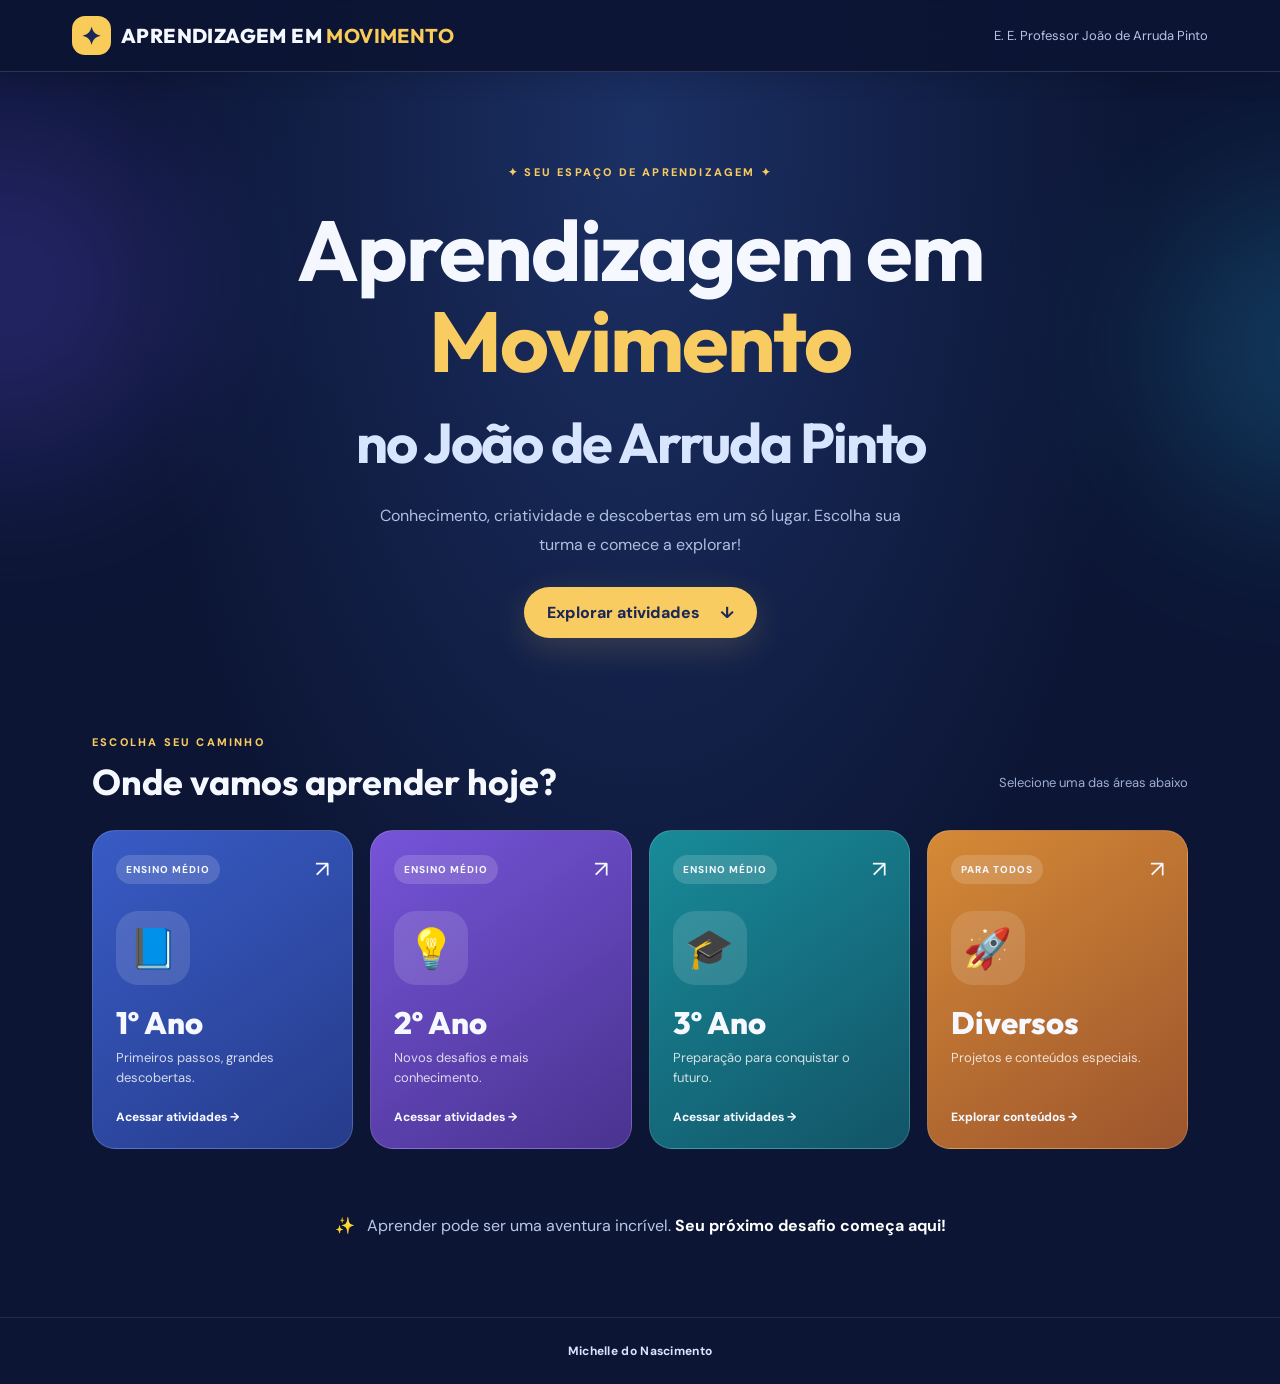
<file: index.html>
<!DOCTYPE html>
<html lang="pt-BR">
<head>
  <meta charset="UTF-8">
  <meta name="viewport" content="width=device-width, initial-scale=1">
  <meta name="theme-color" content="#152657">
  <title>Aprender Já | João de Arruda Pinto</title>
  <link rel="stylesheet" href="style.css">
  <script src="script.js" defer></script>
  <link rel="icon" type="image/x-icon" href="favicon.png">
</head>
<body>
  <div class="glow glow-one" aria-hidden="true"></div><div class="glow glow-two" aria-hidden="true"></div>
  <header class="topbar"><a class="brand" href="index.html" aria-label="Voltar ao início"><span class="brand-icon">✦</span><span>APRENDIZAGEM EM <strong>MOVIMENTO</strong></span></a><span class="school-label">E. E. Professor João de Arruda Pinto</span></header>
  <main class="container">
    <section class="hero"><span class="eyebrow">✦ SEU ESPAÇO DE APRENDIZAGEM ✦</span><h1>Aprendizagem em <em>Movimento</em><br><span>no João de Arruda Pinto</span></h1><p>Conhecimento, criatividade e descobertas em um só lugar. Escolha sua turma e comece a explorar!</p><a class="hero-cta" href="#turmas">Explorar atividades <span aria-hidden="true">↓</span></a></section>
    <section class="classes" id="turmas" aria-labelledby="classes-title"><div class="section-head"><div><span class="section-kicker">ESCOLHA SEU CAMINHO</span><h2 id="classes-title">Onde vamos aprender hoje?</h2></div><p>Selecione uma das áreas abaixo</p></div>
      <div class="card-grid">
        <a class="class-card card-one" href="1ano.html"><span class="card-top"><span class="pill">ENSINO MÉDIO</span><span class="arrow" aria-hidden="true">↗</span></span><span class="card-icon" aria-hidden="true">📘</span><span class="card-title">1º Ano</span><span class="card-description">Primeiros passos, grandes descobertas.</span><span class="card-link">Acessar atividades <span aria-hidden="true">→</span></span></a>
        <a class="class-card card-two" href="2ano.html"><span class="card-top"><span class="pill">ENSINO MÉDIO</span><span class="arrow" aria-hidden="true">↗</span></span><span class="card-icon" aria-hidden="true">💡</span><span class="card-title">2º Ano</span><span class="card-description">Novos desafios e mais conhecimento.</span><span class="card-link">Acessar atividades <span aria-hidden="true">→</span></span></a>
        <a class="class-card card-three" href="3ano.html"><span class="card-top"><span class="pill">ENSINO MÉDIO</span><span class="arrow" aria-hidden="true">↗</span></span><span class="card-icon" aria-hidden="true">🎓</span><span class="card-title">3º Ano</span><span class="card-description">Preparação para conquistar o futuro.</span><span class="card-link">Acessar atividades <span aria-hidden="true">→</span></span></a>
        <a class="class-card card-four" href="diversos.html"><span class="card-top"><span class="pill">PARA TODOS</span><span class="arrow" aria-hidden="true">↗</span></span><span class="card-icon" aria-hidden="true">🚀</span><span class="card-title">Diversos</span><span class="card-description">Projetos e conteúdos especiais.</span><span class="card-link">Explorar conteúdos <span aria-hidden="true">→</span></span></a>
      </div>
    </section>
    <section class="closing"><span aria-hidden="true">✨</span><p>Aprender pode ser uma aventura incrível. <strong>Seu próximo desafio começa aqui!</strong></p></section>
  </main>
  <footer class="footer-credit">Michelle do Nascimento</footer>
</body>
</html>
</file>
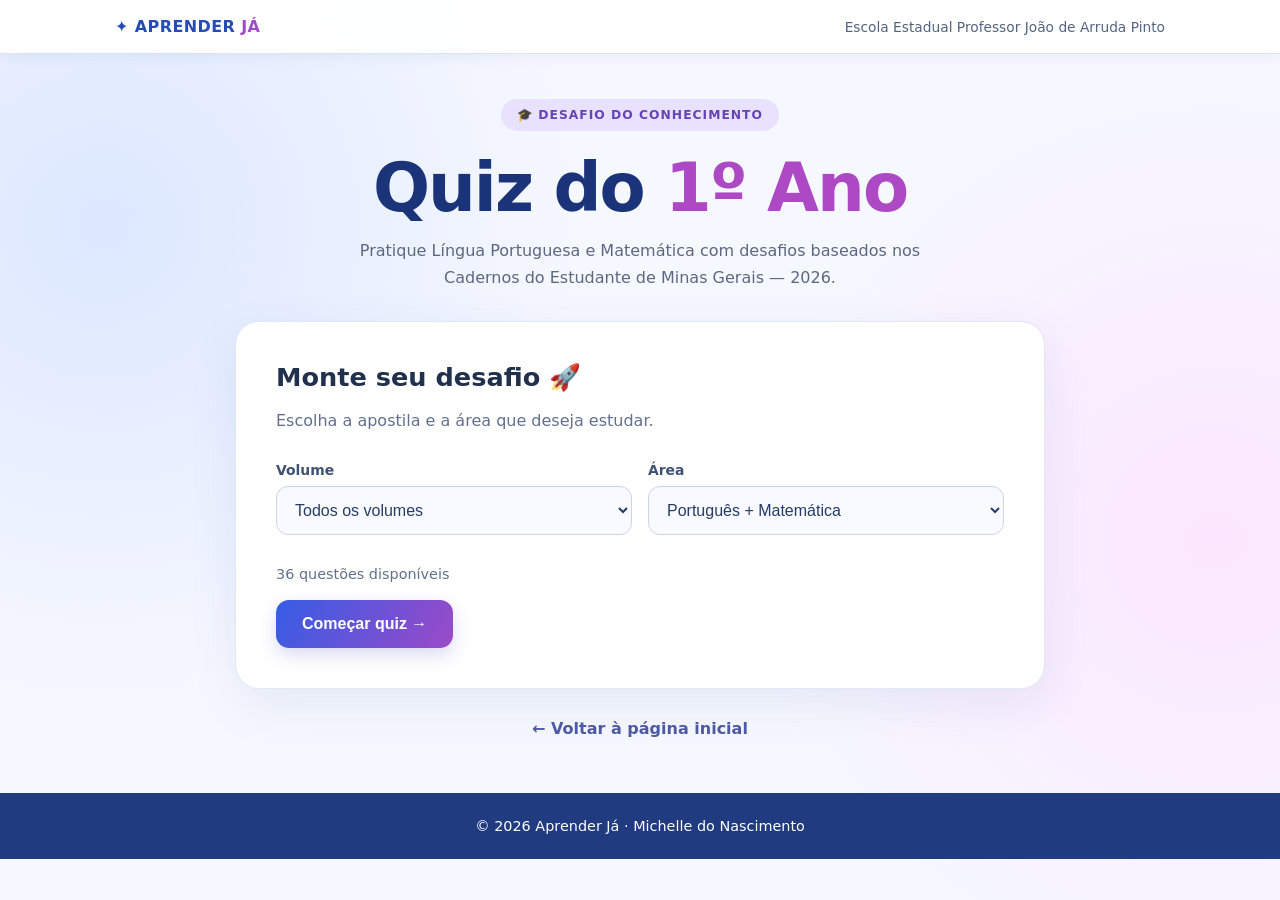
<file: 1ano.html>
<!DOCTYPE html><html lang="pt-BR"><head><meta charset="UTF-8"><meta name="viewport" content="width=device-width,initial-scale=1"><title>Quiz 1º Ano | Aprender Já</title><link rel="stylesheet" href="quiz-1ano.css"><script src="questoes-1ano.js" defer></script><script src="quiz-1ano.js" defer></script> <link rel="icon" type="image/x-icon" href="favicon.png"></head><body><header class="topbar"><a href="index.html" class="brand">✦ APRENDER <strong>JÁ</strong></a><span>Escola Estadual Professor João de Arruda Pinto</span></header><main><section class="intro"><span class="tag">🎓 DESAFIO DO CONHECIMENTO</span><h1>Quiz do <em>1º Ano</em></h1><p>Pratique Língua Portuguesa e Matemática com desafios baseados nos Cadernos do Estudante de Minas Gerais — 2026.</p></section><section id="setup" class="panel"><h2>Monte seu desafio 🚀</h2><p>Escolha a apostila e a área que deseja estudar.</p><div class="selectors"><label>Volume<select id="volume"><option value="todos">Todos os volumes</option><option value="1">Volume 1</option><option value="2">Volume 2</option><option value="3">Volume 3</option></select></label><label>Área<select id="materia"><option value="todos">Português + Matemática</option><option value="Português">Leitura e Protagonismo</option><option value="Matemática">Conexões Matemáticas</option></select></label></div><p class="note" id="quantidade">36 questões disponíveis</p><button id="start" class="primary">Começar quiz →</button></section><section id="game" class="panel hidden" aria-live="polite"><div class="gamehead"><span id="counter"></span><span id="score"></span></div><div class="progress"><div id="bar"></div></div><span class="category" id="category"></span><h2 id="question"></h2><div id="answers" class="answers"></div><p id="feedback" class="feedback" aria-live="polite"></p><button id="next" class="primary hidden">Próxima questão →</button></section><section id="finish" class="panel hidden"><div class="trophy">🏆</div><h2>Desafio concluído!</h2><p id="summary"></p><p id="encourage"></p><button id="again" class="primary">Jogar novamente ↻</button></section><a href="index.html" class="back">← Voltar à página inicial</a></main><footer>© <span id="year">2026</span> Aprender Já · Michelle do Nascimento</footer></body></html>
</file>
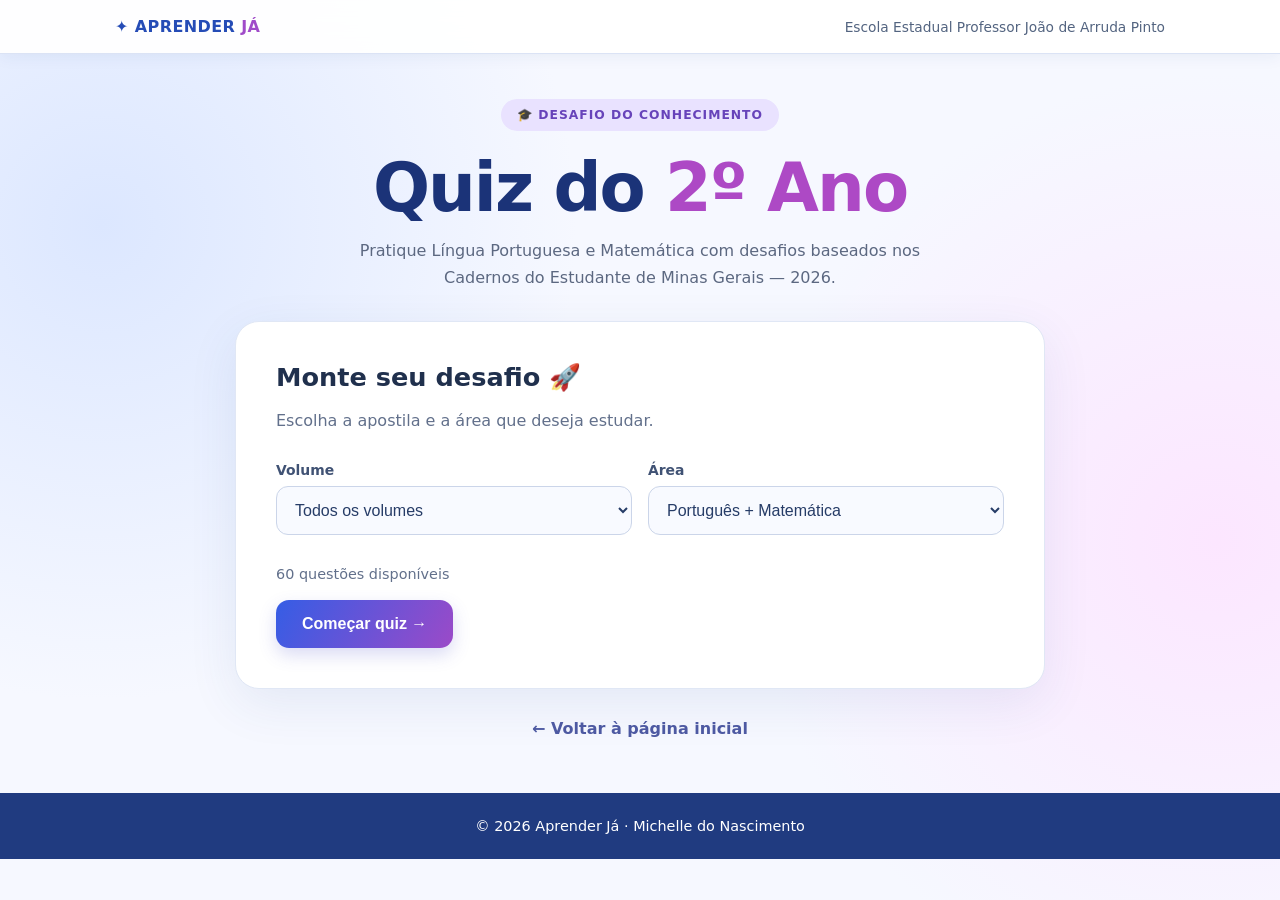
<file: 2ano.html>
<!DOCTYPE html><html lang="pt-BR"><head><meta charset="UTF-8"><meta name="viewport" content="width=device-width,initial-scale=1"><title>Quiz 2º Ano | Aprender Já</title><link rel="stylesheet" href="quiz-2ano.css"><script src="questoes-2ano.js" defer></script><script src="quiz-2ano.js" defer></script><link rel="icon" type="image/x-icon" href="favicon.png"></head><body><header class="topbar"><a href="index.html" class="brand">✦ APRENDER <strong>JÁ</strong></a><span>Escola Estadual Professor João de Arruda Pinto</span></header><main><section class="intro"><span class="tag">🎓 DESAFIO DO CONHECIMENTO</span><h1>Quiz do <em>2º Ano</em></h1><p>Pratique Língua Portuguesa e Matemática com desafios baseados nos Cadernos do Estudante de Minas Gerais — 2026.</p></section><section id="setup" class="panel"><h2>Monte seu desafio 🚀</h2><p>Escolha a apostila e a área que deseja estudar.</p><div class="selectors"><label>Volume<select id="volume"><option value="todos">Todos os volumes</option><option value="1">Volume 1</option><option value="2">Volume 2</option><option value="3">Volume 3</option></select></label><label>Área<select id="materia"><option value="todos">Português + Matemática</option><option value="Português">Língua Portuguesa</option><option value="Matemática">Matemática</option></select></label></div><p class="note" id="quantidade">60 questões disponíveis</p><button id="start" class="primary">Começar quiz →</button></section><section id="game" class="panel hidden" aria-live="polite"><div class="gamehead"><span id="counter"></span><span id="score"></span></div><div class="progress"><div id="bar"></div></div><span class="category" id="category"></span><h2 id="question"></h2><div id="answers" class="answers"></div><p id="feedback" class="feedback" aria-live="polite"></p><button id="next" class="primary hidden">Próxima questão →</button></section><section id="finish" class="panel hidden"><div class="trophy">🏆</div><h2>Desafio concluído!</h2><p id="summary"></p><p id="encourage"></p><button id="again" class="primary">Jogar novamente ↻</button></section><a href="index.html" class="back">← Voltar à página inicial</a></main><footer>© <span id="year">2026</span> Aprender Já · Michelle do Nascimento</footer></body></html>
</file>
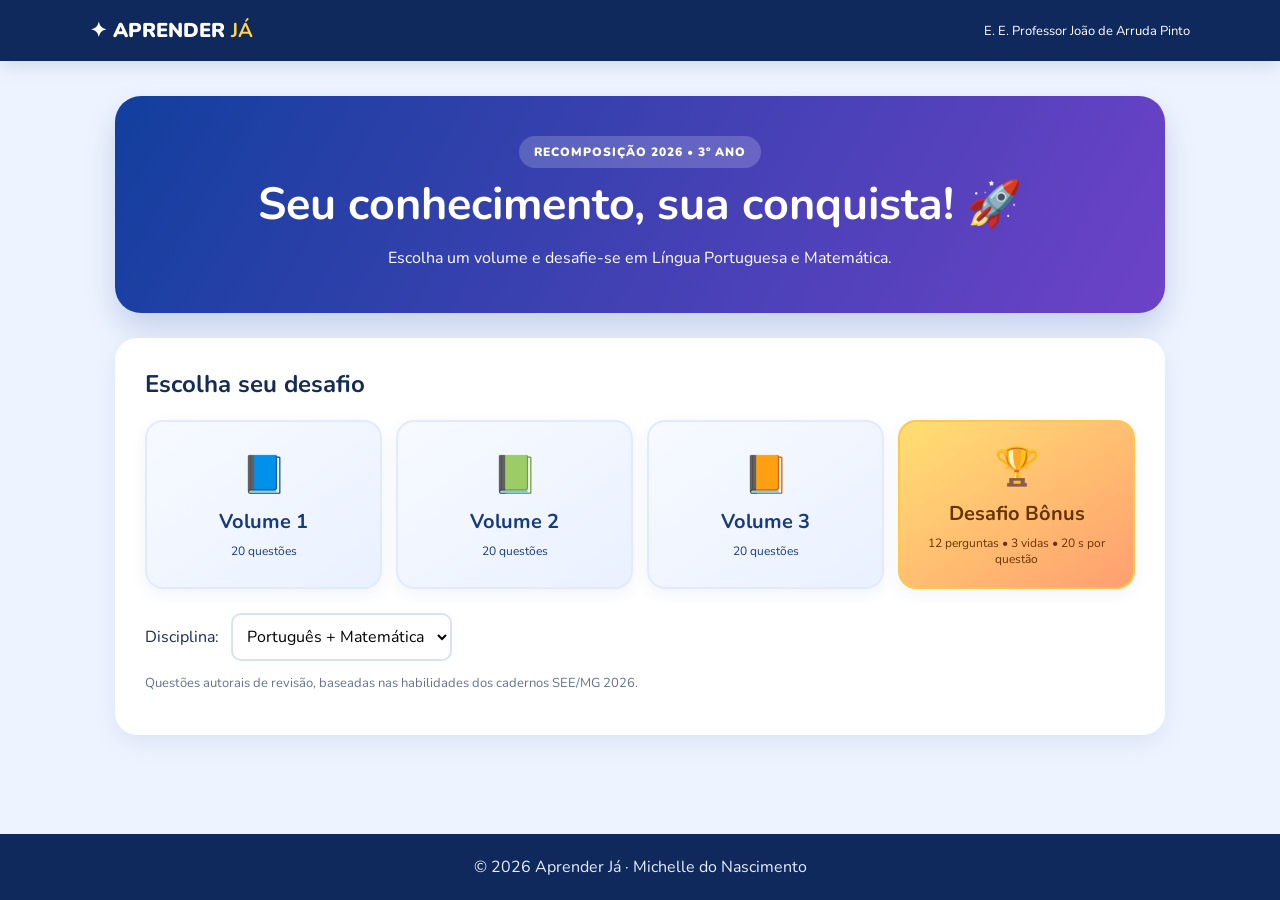
<file: 3ano.html>
<!doctype html><html lang="pt-BR"><head><meta charset="utf-8"><meta name="viewport" content="width=device-width,initial-scale=1"><title>3º Ano | Aprender Já</title><link rel="stylesheet" href="quiz-3ano.css"><script src="questoes-3ano.js" defer></script><script src="quiz-3ano.js" defer></script><link rel="icon" type="image/x-icon" href="favicon.png"></head><body><header class="topbar"><a class="brand" href="index.html">✦ APRENDER <strong>JÁ</strong></a><span>E. E. Professor João de Arruda Pinto</span></header><main class="wrap"><section class="hero"><span class="tag">RECOMPOSIÇÃO 2026 • 3º ANO</span><h1>Seu conhecimento, sua conquista! 🚀</h1><p>Escolha um volume e desafie-se em Língua Portuguesa e Matemática.</p></section><section id="inicio" class="panel"><h2>Escolha seu desafio</h2><div class="cards"><button class="tile" data-volume="1"><span>📘</span><b>Volume 1</b><small>20 questões</small></button><button class="tile" data-volume="2"><span>📗</span><b>Volume 2</b><small>20 questões</small></button><button class="tile" data-volume="3"><span>📙</span><b>Volume 3</b><small>20 questões</small></button><button class="tile bonus" data-volume="bonus"><span>🏆</span><b>Desafio Bônus</b><small>12 perguntas • 3 vidas • 20 s por questão</small></button></div><div class="filters" id="filters"><label for="disciplina">Disciplina:</label><select id="disciplina"><option value="Todas">Português + Matemática</option><option value="Português">Língua Portuguesa</option><option value="Matemática">Matemática</option></select></div><p class="note">Questões autorais de revisão, baseadas nas habilidades dos cadernos SEE/MG 2026.</p></section><section id="jogo" class="panel hidden" aria-live="polite"><div class="status"><span id="modo"></span><span id="placar"></span><span id="tempo"></span></div><div class="progress"><div id="barra"></div></div><p class="meta" id="contador"></p><h2 id="pergunta"></h2><div id="alternativas" class="answers"></div><p id="feedback" class="feedback" aria-live="polite"></p><div class="actions"><button id="proxima" class="primary hidden">Próxima →</button><button id="sair" class="ghost">Voltar à seleção</button></div></section><section id="resultado" class="panel hidden"><div class="medalha" id="medalha"></div><h2 id="tituloResultado"></h2><p id="resumo"></p><div class="actions"><button class="primary" id="repetir">Jogar novamente</button><button class="ghost" id="menu">Escolher outro volume</button></div></section></main><footer>© <span id="year">2026</span> Aprender Já · Michelle do Nascimento</footer></body></html>
</file>
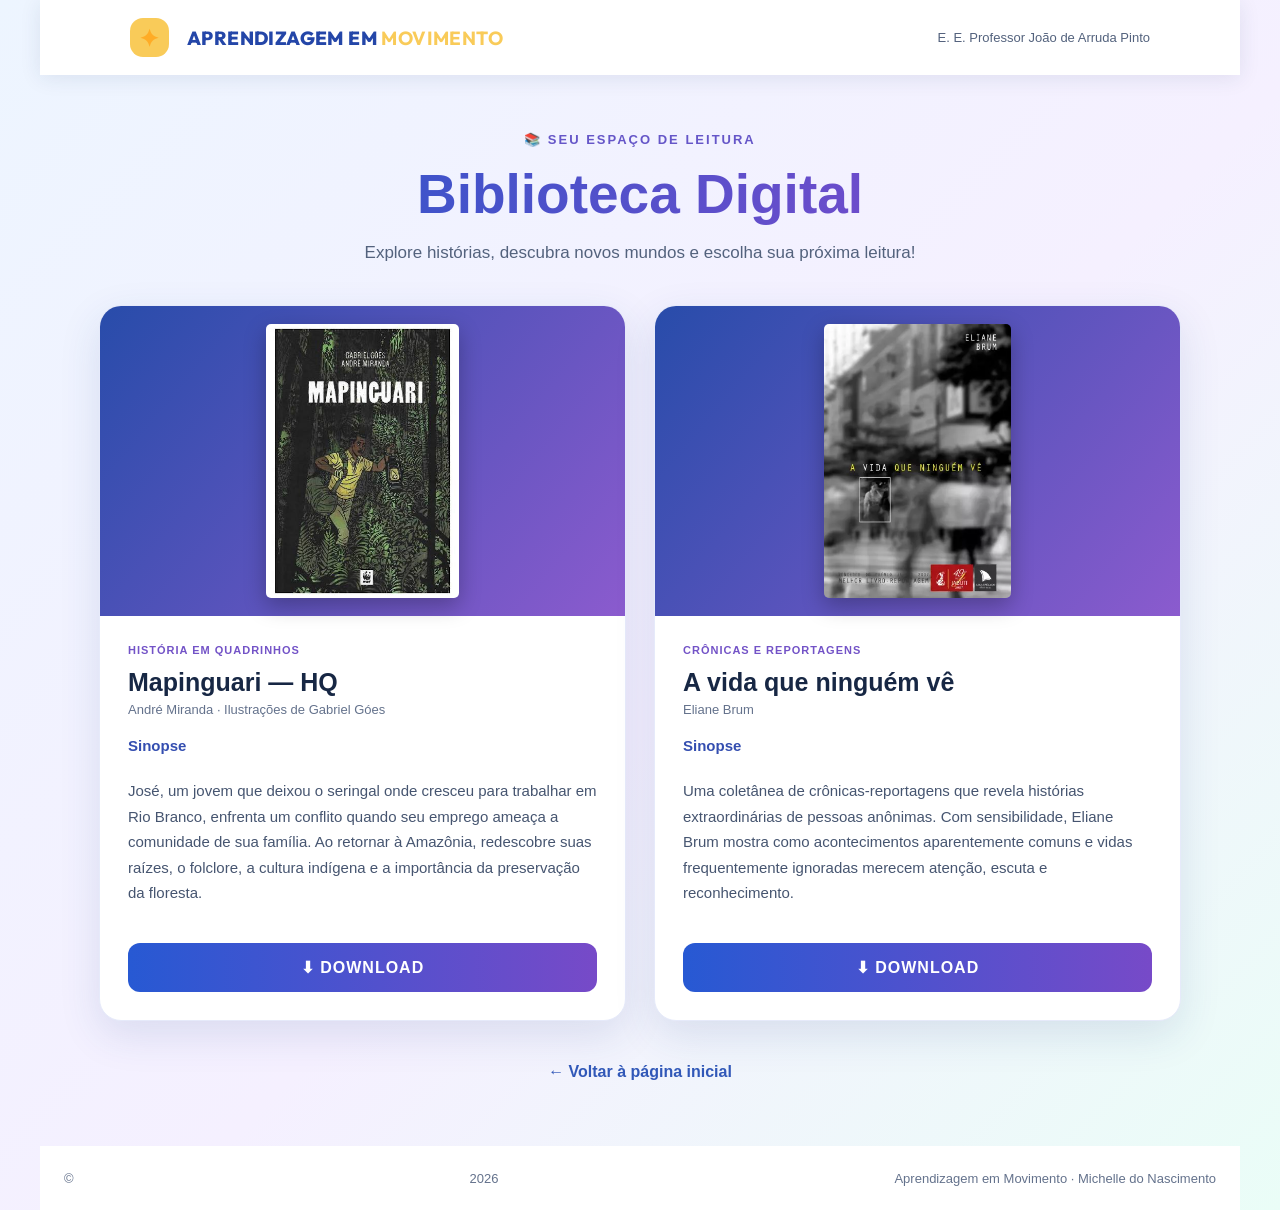
<file: diversos.html>
<!DOCTYPE html>
<html lang="pt-BR">
<head>
<meta charset="UTF-8"><meta name="viewport" content="width=device-width, initial-scale=1">
<title>Biblioteca | Aprender Já</title>
<link rel="stylesheet" href="style.css"><link rel="stylesheet" href="biblioteca.css"><script src="script.js" defer></script>
<link rel="icon" type="image/x-icon" href="favicon.png">
</head>
<body>
<header class="topbar"><a class="brand" href="index.html"><span class="brand-icon">✦</span><span>APRENDIZAGEM EM <strong>MOVIMENTO</strong></span></a><span class="school-label">E. E. Professor João de Arruda Pinto</span></header>
<main class="biblioteca"><span class="eyebrow">📚 SEU ESPAÇO DE LEITURA</span><h1>Biblioteca Digital</h1><p class="intro">Explore histórias, descubra novos mundos e escolha sua próxima leitura!</p>
<section class="livros" aria-label="Livros disponíveis">
<article class="livro"><div class="capa"><img src="images.jpg" alt="Capa da HQ Mapinguari" onerror="this.style.display='none';this.parentElement.classList.add('sem-imagem')"></div><div class="detalhes"><span class="categoria">HISTÓRIA EM QUADRINHOS</span><h2>Mapinguari — HQ</h2><p class="autor">André Miranda · Ilustrações de Gabriel Góes</p><h3>Sinopse</h3><p>José, um jovem que deixou o seringal onde cresceu para trabalhar em Rio Branco, enfrenta um conflito quando seu emprego ameaça a comunidade de sua família. Ao retornar à Amazônia, redescobre suas raízes, o folclore, a cultura indígena e a importância da preservação da floresta.</p><a class="download" href="Livro Mapinguari.pdf" download>⬇ DOWNLOAD</a></div></article>
<article class="livro"><div class="capa"><img src="vida-ninguem-ve-eliane-brum_large.webp" alt="Capa do livro A vida que ninguém vê" onerror="this.style.display='none';this.parentElement.classList.add('sem-imagem')"></div><div class="detalhes"><span class="categoria">CRÔNICAS E REPORTAGENS</span><h2>A vida que ninguém vê</h2><p class="autor">Eliane Brum</p><h3>Sinopse</h3><p>Uma coletânea de crônicas-reportagens que revela histórias extraordinárias de pessoas anônimas. Com sensibilidade, Eliane Brum mostra como acontecimentos aparentemente comuns e vidas frequentemente ignoradas merecem atenção, escuta e reconhecimento.</p><a class="download" href="A Vida que Ninguem Ve - Eliane Brum.pdf" download>⬇ DOWNLOAD</a></div></article>
</section><a class="voltar" href="index.html">← Voltar à página inicial</a>
</main><footer class="rodape-biblioteca">© <span id="year">2026</span> Aprendizagem em Movimento · Michelle do Nascimento</footer>
</body></html>
</file>
<file: style.css>
@import url('https://fonts.googleapis.com/css2?family=DM+Sans:wght@400;500;600;700;800&family=Outfit:wght@400;500;600;700;800;900&display=swap');
:root{font-family:'DM Sans',sans-serif;color:#f6f8ff;background:#0c1534;scroll-behavior:smooth}*{box-sizing:border-box}body{margin:0;min-height:100vh;overflow-x:hidden;background:radial-gradient(ellipse at 50% 10%,#1b3064 0%,#0c1534 56%)}a{color:inherit;text-decoration:none}.glow{position:absolute;pointer-events:none;border-radius:50%;filter:blur(90px);opacity:.25}.glow-one{background:#6d57ff;width:350px;height:350px;top:110px;left:-170px}.glow-two{background:#25b6e5;width:300px;height:300px;top:200px;right:-180px}.topbar{max-width:1200px;margin:auto;padding:28px 32px;display:flex;align-items:center;justify-content:space-between;gap:16px}.brand{display:flex;align-items:center;gap:10px;font-family:Outfit,sans-serif;font-weight:800;letter-spacing:.4px;font-size:20px}.brand strong{color:#f9cb59}.brand-icon{display:grid;place-items:center;width:39px;height:39px;border-radius:13px;background:#f9cb59;color:#1b2857;font-size:24px}.school-label{color:#b7c3e3;font-size:13px}.container{max-width:1160px;margin:auto;padding:0 32px}.hero{text-align:center;padding:72px 0 92px}.eyebrow,.section-kicker{color:#f9cc62;font-weight:800;letter-spacing:2.2px;font-size:11px}.hero h1{font-family:Outfit,sans-serif;font-size:clamp(45px,7vw,85px);line-height:1.07;letter-spacing:-2px;margin:24px 0}.hero h1 em{color:#f9cc62;font-style:normal}.hero h1 span{font-size:clamp(29px,4.4vw,56px);color:#d8e5ff}.hero p{max-width:550px;margin:0 auto 28px;color:#aebfe0;line-height:1.8;font-size:16px}.hero-cta{display:inline-flex;align-items:center;gap:20px;background:#f9cc62;color:#1b2857;padding:15px 23px;border-radius:100px;font-weight:800;box-shadow:0 10px 35px #f9cc622b;transition:transform .2s}.hero-cta:hover{transform:translateY(-3px)}.section-head{display:flex;align-items:end;justify-content:space-between;gap:15px;margin-bottom:26px}.section-head h2{font-family:Outfit,sans-serif;font-size:clamp(24px,3vw,36px);margin:8px 0 0}.section-head p{color:#9daed2;font-size:13px}.card-grid{display:grid;grid-template-columns:repeat(4,minmax(0,1fr));gap:17px}.class-card{min-height:310px;padding:23px;border-radius:23px;display:flex;flex-direction:column;align-items:flex-start;position:relative;overflow:hidden;transition:transform .25s,box-shadow .25s;border:1px solid #ffffff28}.class-card:hover,.class-card:focus-visible{transform:translateY(-9px);box-shadow:0 24px 40px #0004;outline:none}.card-one{background:linear-gradient(145deg,#385bc5,#263c8b)}.card-two{background:linear-gradient(145deg,#7654d9,#49338f)}.card-three{background:linear-gradient(145deg,#188b99,#125467)}.card-four{background:linear-gradient(145deg,#d58a36,#9c542d)}.card-top{width:100%;display:flex;justify-content:space-between;align-items:center}.pill{font-size:10px;letter-spacing:1px;font-weight:800;padding:8px 10px;background:#ffffff27;border-radius:30px}.arrow{font-size:23px}.card-icon{display:grid;place-items:center;width:74px;height:74px;background:#ffffff20;border-radius:22px;font-size:39px;margin:27px 0 18px}.card-title{font:800 31px Outfit,sans-serif}.card-description{font-size:13px;line-height:1.5;color:#ffffffcc;margin-top:6px}.card-link{margin-top:auto;padding-top:22px;font-weight:800;font-size:12px}.closing{margin:50px 0 65px;text-align:center;color:#b8c7e5;display:flex;justify-content:center;align-items:center;gap:12px}.closing strong{color:white}footer{max-width:1200px;margin:auto;padding:25px 32px;border-top:1px solid #ffffff19;display:flex;justify-content:space-between;gap:15px;color:#8396bc;font-size:12px}.inner-page{max-width:760px;margin:100px auto;text-align:center;padding:30px}.inner-page .big-icon{font-size:70px}.inner-page h1{font:800 clamp(42px,7vw,70px) Outfit,sans-serif;margin:20px 0}.inner-page p{color:#b7c5e3;line-height:1.8}.back-link{display:inline-block;margin-top:28px;background:#f9cc62;color:#1b2857;border-radius:30px;padding:15px 23px;font-weight:800}@media(max-width:950px){.card-grid{grid-template-columns:repeat(2,minmax(0,1fr))}}@media(max-width:570px){.topbar{padding:20px}.school-label{display:none}.container{padding:0 20px}.hero{padding:62px 0 75px}.hero h1{letter-spacing:-1px}.card-grid{grid-template-columns:1fr}.class-card{min-height:270px}.section-head{display:block}.section-head p{margin-top:8px}.closing{line-height:1.6}footer{padding:22px 20px;flex-direction:column;text-align:center}}

/* Cabeçalho fixo e crédito centralizado — página inicial */
body:has(.footer-credit) .topbar{position:fixed;top:0;left:0;right:0;z-index:100;max-width:none;width:100%;padding:16px max(24px,calc((100vw - 1136px)/2));background:rgba(12,21,52,.94);border-bottom:1px solid #ffffff24;backdrop-filter:blur(14px);box-shadow:0 8px 25px #0002}
body:has(.footer-credit) .container{padding-top:88px}
body:has(.footer-credit) #turmas{scroll-margin-top:110px}
body:has(.footer-credit) .footer-credit{max-width:none;display:block;text-align:center;color:#d8e5ff;font-weight:700;letter-spacing:.3px}
@media(max-width:570px){body:has(.footer-credit) .topbar{padding:14px 18px}body:has(.footer-credit) .school-label{display:block;max-width:55%;font-size:10px;text-align:right;line-height:1.35}body:has(.footer-credit) .brand{font-size:15px}body:has(.footer-credit) .brand-icon{width:32px;height:32px}body:has(.footer-credit) .container{padding-top:85px}}
</file>
<file: quiz-1ano.css>
:root{font-family:system-ui,-apple-system,Segoe UI,sans-serif;color:#20304d;background:#f2f6ff}*{box-sizing:border-box}body{margin:0;min-height:100vh;background:radial-gradient(circle at 8% 25%,#dce7ff,transparent 35%),radial-gradient(circle at 95% 60%,#fce6ff,transparent 35%),#f6f8ff}.topbar{position:sticky;top:0;z-index:10;background:#ffffffed;backdrop-filter:blur(12px);border-bottom:1px solid #dbe3f5;display:flex;align-items:center;justify-content:space-between;padding:17px max(24px,calc((100vw - 1050px)/2));gap:16px;box-shadow:0 3px 15px #1a3d7810}.topbar span{font-size:.86rem;color:#536480;text-align:right}.brand{color:#254cb6;font-weight:900;text-decoration:none;letter-spacing:.4px;white-space:nowrap}.brand strong{color:#a04bc9}main{max-width:850px;margin:auto;padding:45px 20px 55px}.intro{text-align:center;margin-bottom:30px}.tag{display:inline-block;background:#e9e2ff;color:#6743ba;font-size:.77rem;font-weight:800;padding:9px 16px;border-radius:30px;letter-spacing:1px}h1{font-size:clamp(2.5rem,6vw,4.2rem);letter-spacing:-2px;margin:18px 0 10px;color:#1b3378}h1 em{font-style:normal;color:#ad49c5}.intro p{line-height:1.7;color:#5c6881;max-width:640px;margin:0 auto}.panel{background:white;border:1px solid #e0e7f5;border-radius:24px;padding:clamp(22px,5vw,40px);box-shadow:0 15px 50px #304b8b17;animation:appear .35s ease}.panel h2{font-size:1.6rem;margin:0 0 15px}.panel p{color:#62708b;line-height:1.6}.selectors{display:grid;grid-template-columns:1fr 1fr;gap:16px;margin:28px 0}.selectors label{font-size:.87rem;font-weight:700;color:#405274}.selectors select{width:100%;margin-top:8px;padding:14px;border:1px solid #cbd5e9;border-radius:12px;background:#f8faff;font-size:1rem;color:#263c67}.primary{border:0;border-radius:13px;background:linear-gradient(120deg,#355de5,#9b4ac8);color:white;padding:15px 26px;font-size:1rem;font-weight:800;cursor:pointer;box-shadow:0 7px 17px #4d54cb35;transition:transform .2s,box-shadow .2s}.primary:hover{transform:translateY(-2px);box-shadow:0 12px 24px #4d54cb45}.note{font-size:.9rem}.hidden{display:none!important}.gamehead{display:flex;justify-content:space-between;font-weight:800;color:#4a5794}.progress{height:10px;background:#e9edfa;border-radius:15px;overflow:hidden;margin:16px 0 25px}.progress div{height:100%;width:0;background:linear-gradient(90deg,#4a78ff,#aa56d4);transition:width .3s}.category{display:inline-block;background:#f0eaff;color:#7145b1;padding:7px 12px;border-radius:20px;font-size:.8rem;font-weight:800;margin-bottom:14px}#question{line-height:1.45}.answers{display:grid;gap:12px;margin:22px 0}.answer{background:#f8faff;border:2px solid #e1e8f5;border-radius:13px;text-align:left;padding:15px 17px;color:#273e69;font-size:1rem;cursor:pointer;transition:.2s}.answer:hover:not(:disabled){border-color:#7187e9;background:#eef2ff;transform:translateX(3px)}.answer:disabled{cursor:default}.answer.correct{border-color:#36a46a;background:#e4f8ec;color:#17683e}.answer.wrong{border-color:#db5865;background:#ffebed;color:#a02838}.feedback{min-height:25px;font-weight:600}.feedback.good{color:#168250!important}.feedback.bad{color:#b83e4b!important}.trophy{text-align:center;font-size:4rem}#finish{text-align:center}.back{display:block;width:fit-content;margin:30px auto 0;color:#4d59a2;text-decoration:none;font-weight:700}.back:hover{text-decoration:underline}footer{text-align:center;padding:25px 12px;background:#203b80;color:white;font-size:.9rem}@keyframes appear{from{opacity:0;transform:translateY(12px)}to{opacity:1;transform:translateY(0)}}@media(max-width:600px){.topbar{padding:13px 16px;flex-direction:column;gap:5px}.topbar span{text-align:center}.selectors{grid-template-columns:1fr}main{padding-top:30px}}
</file>
<file: quiz-2ano.css>
:root{font-family:system-ui,-apple-system,Segoe UI,sans-serif;color:#20304d;background:#f2f6ff}*{box-sizing:border-box}body{margin:0;min-height:100vh;background:radial-gradient(circle at 8% 25%,#dce7ff,transparent 35%),radial-gradient(circle at 95% 60%,#fce6ff,transparent 35%),#f6f8ff}.topbar{position:sticky;top:0;z-index:10;background:#ffffffed;backdrop-filter:blur(12px);border-bottom:1px solid #dbe3f5;display:flex;align-items:center;justify-content:space-between;padding:17px max(24px,calc((100vw - 1050px)/2));gap:16px;box-shadow:0 3px 15px #1a3d7810}.topbar span{font-size:.86rem;color:#536480;text-align:right}.brand{color:#254cb6;font-weight:900;text-decoration:none;letter-spacing:.4px;white-space:nowrap}.brand strong{color:#a04bc9}main{max-width:850px;margin:auto;padding:45px 20px 55px}.intro{text-align:center;margin-bottom:30px}.tag{display:inline-block;background:#e9e2ff;color:#6743ba;font-size:.77rem;font-weight:800;padding:9px 16px;border-radius:30px;letter-spacing:1px}h1{font-size:clamp(2.5rem,6vw,4.2rem);letter-spacing:-2px;margin:18px 0 10px;color:#1b3378}h1 em{font-style:normal;color:#ad49c5}.intro p{line-height:1.7;color:#5c6881;max-width:640px;margin:0 auto}.panel{background:white;border:1px solid #e0e7f5;border-radius:24px;padding:clamp(22px,5vw,40px);box-shadow:0 15px 50px #304b8b17;animation:appear .35s ease}.panel h2{font-size:1.6rem;margin:0 0 15px}.panel p{color:#62708b;line-height:1.6}.selectors{display:grid;grid-template-columns:1fr 1fr;gap:16px;margin:28px 0}.selectors label{font-size:.87rem;font-weight:700;color:#405274}.selectors select{width:100%;margin-top:8px;padding:14px;border:1px solid #cbd5e9;border-radius:12px;background:#f8faff;font-size:1rem;color:#263c67}.primary{border:0;border-radius:13px;background:linear-gradient(120deg,#355de5,#9b4ac8);color:white;padding:15px 26px;font-size:1rem;font-weight:800;cursor:pointer;box-shadow:0 7px 17px #4d54cb35;transition:transform .2s,box-shadow .2s}.primary:hover{transform:translateY(-2px);box-shadow:0 12px 24px #4d54cb45}.note{font-size:.9rem}.hidden{display:none!important}.gamehead{display:flex;justify-content:space-between;font-weight:800;color:#4a5794}.progress{height:10px;background:#e9edfa;border-radius:15px;overflow:hidden;margin:16px 0 25px}.progress div{height:100%;width:0;background:linear-gradient(90deg,#4a78ff,#aa56d4);transition:width .3s}.category{display:inline-block;background:#f0eaff;color:#7145b1;padding:7px 12px;border-radius:20px;font-size:.8rem;font-weight:800;margin-bottom:14px}#question{line-height:1.45}.answers{display:grid;gap:12px;margin:22px 0}.answer{background:#f8faff;border:2px solid #e1e8f5;border-radius:13px;text-align:left;padding:15px 17px;color:#273e69;font-size:1rem;cursor:pointer;transition:.2s}.answer:hover:not(:disabled){border-color:#7187e9;background:#eef2ff;transform:translateX(3px)}.answer:disabled{cursor:default}.answer.correct{border-color:#36a46a;background:#e4f8ec;color:#17683e}.answer.wrong{border-color:#db5865;background:#ffebed;color:#a02838}.feedback{min-height:25px;font-weight:600}.feedback.good{color:#168250!important}.feedback.bad{color:#b83e4b!important}.trophy{text-align:center;font-size:4rem}#finish{text-align:center}.back{display:block;width:fit-content;margin:30px auto 0;color:#4d59a2;text-decoration:none;font-weight:700}.back:hover{text-decoration:underline}footer{text-align:center;padding:25px 12px;background:#203b80;color:white;font-size:.9rem}@keyframes appear{from{opacity:0;transform:translateY(12px)}to{opacity:1;transform:translateY(0)}}@media(max-width:600px){.topbar{padding:13px 16px;flex-direction:column;gap:5px}.topbar span{text-align:center}.selectors{grid-template-columns:1fr}main{padding-top:30px}}
</file>
<file: quiz-3ano.css>
@import url('https://fonts.googleapis.com/css2?family=Nunito:wght@400;600;700;800;900&display=swap');:root{font-family:Nunito,Arial,sans-serif;color:#152c55;background:#eef4ff}*{box-sizing:border-box}body{margin:0;min-height:100vh;display:flex;flex-direction:column}.topbar{position:sticky;top:0;z-index:10;display:flex;justify-content:space-between;gap:14px;align-items:center;padding:17px max(20px,calc((100vw - 1100px)/2));background:#10295c;color:white;box-shadow:0 4px 18px #09215a24}.brand{font-size:20px;font-weight:900;color:white;text-decoration:none}.brand strong{color:#ffd34c}.topbar>span{font-size:13px}.wrap{width:min(1050px,94%);margin:35px auto;flex:1}.hero{text-align:center;background:linear-gradient(120deg,#123f9e,#6d42c7);border-radius:26px;padding:44px 20px;color:white;box-shadow:0 15px 30px #153d9430}.hero h1{font-size:clamp(28px,4vw,45px);margin:12px 0}.hero p{margin:0}.tag{background:#ffffff30;border-radius:40px;padding:8px 15px;font-size:12px;font-weight:900;letter-spacing:1px}.panel{background:white;margin-top:25px;padding:30px;border-radius:22px;box-shadow:0 8px 25px #123d8815}.panel h2{margin-top:0}.cards{display:grid;grid-template-columns:repeat(4,1fr);gap:14px}.tile{border:2px solid #e1eaff;background:linear-gradient(145deg,#f7faff,#eaf1ff);border-radius:18px;min-height:160px;padding:20px 10px;cursor:pointer;display:flex;align-items:center;justify-content:center;flex-direction:column;gap:8px;color:#183b80;transition:.2s;box-shadow:0 5px 15px #163c7910;font:inherit}.tile span{font-size:37px}.tile b{font-size:20px}.tile small{font-size:12px}.tile:hover,.tile:focus-visible{transform:translateY(-7px);box-shadow:0 14px 24px #163c7930;border-color:#6485e8}.bonus{background:linear-gradient(145deg,#ffdf72,#ff9f70);border-color:#ffc74b;color:#653500}.filters{margin-top:24px;display:flex;gap:12px;align-items:center;flex-wrap:wrap}select{font:inherit;border:2px solid #d7e2fa;border-radius:10px;padding:10px;background:white}.note{color:#64738e;font-size:13px}.hidden{display:none!important}.status{display:flex;justify-content:space-between;gap:12px;flex-wrap:wrap;font-weight:900;color:#244b95}.progress{height:12px;background:#e8edfa;border-radius:20px;margin:18px 0;overflow:hidden}.progress div{height:100%;width:0;background:linear-gradient(90deg,#4f88f9,#8c5be8);transition:width .3s}.meta{color:#637a9e;font-size:14px;font-weight:800}.answers{display:grid;gap:12px;margin:24px 0}.answer{width:100%;text-align:left;border:2px solid #e1e9fa;background:#f8fbff;padding:15px 18px;border-radius:13px;font:inherit;font-weight:700;cursor:pointer;color:#19315e}.answer:hover:not(:disabled){border-color:#678afa;background:#eff4ff}.answer.correct{background:#e4faed;border-color:#30b86a;color:#17623a}.answer.wrong{background:#ffe8e8;border-color:#ec6969;color:#a12222}.answer:disabled{cursor:default}.feedback{min-height:25px;font-weight:800}.actions{display:flex;gap:12px;flex-wrap:wrap}.primary,.ghost{border:0;border-radius:12px;padding:12px 22px;font:inherit;font-weight:900;cursor:pointer}.primary{background:#355bd6;color:white}.ghost{background:#eaf0ff;color:#25438a}.medalha{font-size:75px;text-align:center}footer{text-align:center;background:#10295c;color:#e6efff;padding:22px}@media(max-width:760px){.cards{grid-template-columns:repeat(2,1fr)}.topbar{padding:15px}.topbar>span{font-size:11px}.panel{padding:20px}}@media(max-width:420px){.cards{grid-template-columns:1fr 1fr}.tile{min-height:135px}.tile b{font-size:16px}}
</file>
<file: biblioteca.css>
*{box-sizing:border-box}body{margin:0;min-height:100vh;background:linear-gradient(135deg,#edf5ff,#f5f0ff 55%,#eafdf7);color:#172744;font-family:Arial,Helvetica,sans-serif}.topbar{position:sticky;top:0;z-index:10;display:flex;align-items:center;justify-content:space-between;gap:15px;padding:18px max(24px,calc((100vw - 1100px)/2));background:#fff;box-shadow:0 3px 20px #1c356019}.brand{text-decoration:none;color:#2446a8;font-size:19px;font-weight:800}.brand-icon{color:#ffac26;margin-right:8px}.school-label{font-size:13px;color:#53627d}.biblioteca{max-width:1130px;margin:0 auto;padding:55px 24px 65px;text-align:center}.eyebrow{font-size:13px;font-weight:800;letter-spacing:2px;color:#6556c8}.biblioteca h1{font-size:clamp(34px,5vw,55px);margin:14px 0;background:linear-gradient(100deg,#2058c9,#8b48cc);background-clip:text;color:transparent}.intro{font-size:17px;color:#53627d;margin-bottom:42px}.livros{display:grid;grid-template-columns:repeat(2,minmax(0,1fr));gap:28px;text-align:left}.livro{overflow:hidden;background:#fff;border:1px solid #e6eafa;border-radius:22px;box-shadow:0 14px 40px #294b8420;transition:transform .25s,box-shadow .25s;display:flex;flex-direction:column}.livro:hover{transform:translateY(-7px);box-shadow:0 20px 48px #294b8438}.capa{height:310px;background:linear-gradient(130deg,#284caa,#8b5bce);display:flex;justify-content:center;align-items:center;padding:18px}.capa img{max-height:100%;max-width:100%;object-fit:contain;border-radius:5px;box-shadow:0 8px 22px #0004}.capa.sem-imagem:after{content:'📖 Adicione a imagem da capa';color:#fff;font-size:20px;font-weight:bold;text-align:center}.detalhes{padding:28px;display:flex;flex-direction:column;flex:1}.categoria{font-size:11px;letter-spacing:1px;font-weight:800;color:#7353c7}.detalhes h2{font-size:25px;margin:12px 0 5px}.autor{color:#64728c;font-size:13px;margin:0 0 20px}.detalhes h3{font-size:15px;margin:0 0 9px;color:#344eb0}.detalhes p:not(.autor){line-height:1.7;color:#465570;font-size:15px;flex:1}.download{display:block;text-align:center;margin-top:22px;padding:15px;border-radius:12px;background:linear-gradient(90deg,#2759d3,#774ac8);color:white;text-decoration:none;font-weight:800;letter-spacing:1px;transition:filter .2s,transform .2s}.download:hover{filter:brightness(1.12);transform:scale(1.02)}.voltar{display:inline-block;margin-top:42px;color:#3158b8;text-decoration:none;font-weight:bold}.voltar:hover{text-decoration:underline}.rodape-biblioteca{text-align:center;padding:24px;background:#fff;color:#64728c;font-size:13px}@media(max-width:740px){.livros{grid-template-columns:1fr}.topbar{flex-wrap:wrap;padding:15px 20px}.biblioteca{padding-top:35px}.capa{height:260px}}
</file>
